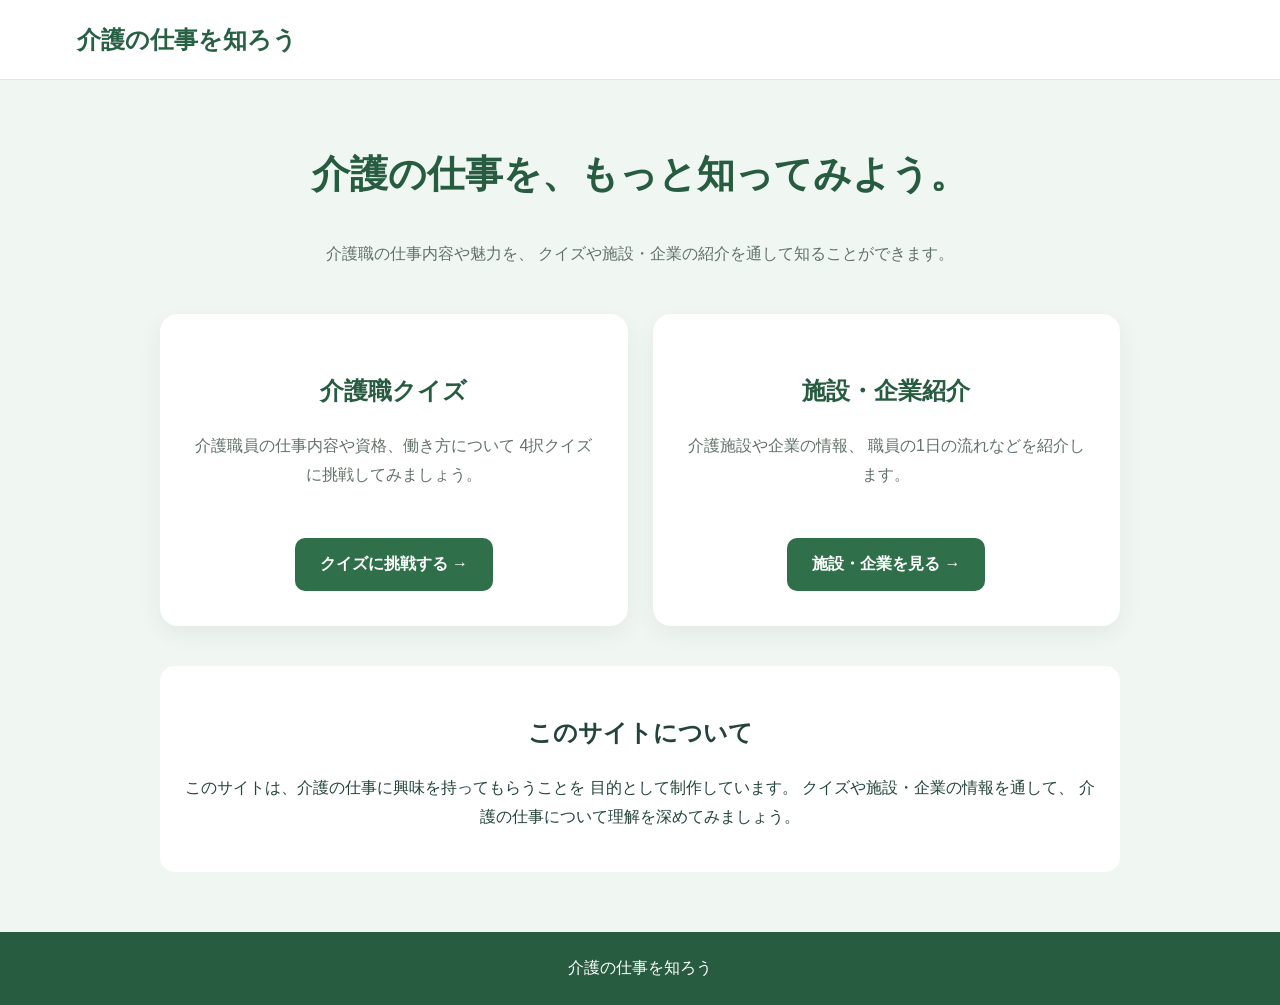
<file: index.html>
<!DOCTYPE html>
<html lang="ja">
<head>
  <meta charset="UTF-8">
  <meta name="viewport" content="width=device-width, initial-scale=1.0">
  <meta http-equiv="refresh" content="0; url=home.html">
  <title>介護の仕事紹介</title>
</head>
<body>
  <p>ホーム画面に移動しています。</p>
  <a href="home.html">ホーム画面はこちら</a>
</body>
</html>
</file>
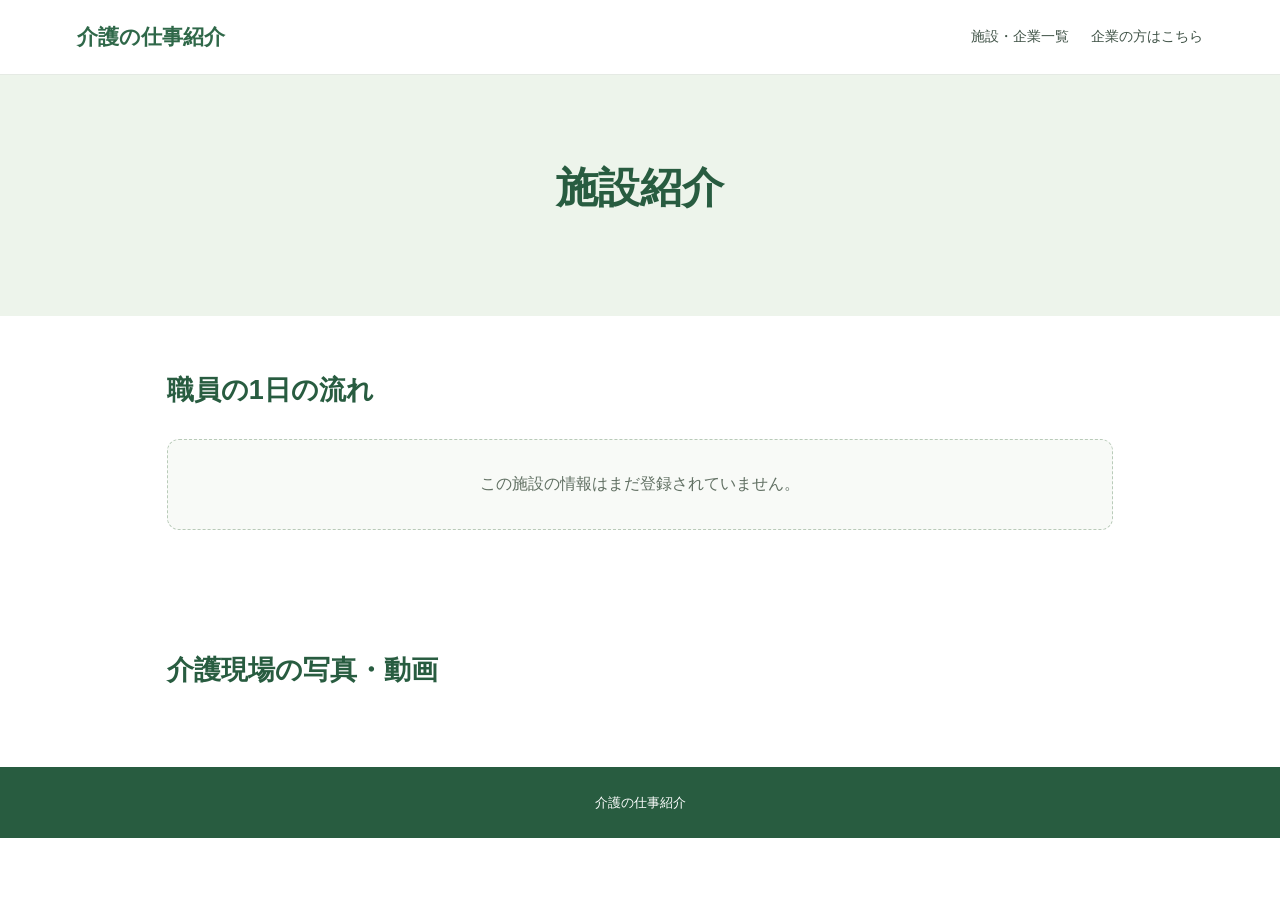
<file: facility.html>
<!DOCTYPE html>
<html lang="ja">
<head>
  <meta charset="UTF-8">
  <meta name="viewport" content="width=device-width, initial-scale=1.0">
  <title>施設紹介</title>
  <link rel="stylesheet" href="style.css">
</head>
<body>

  <header class="site-header">
    <a class="site-logo" href="index.html">介護の仕事紹介</a>

    <nav class="site-nav">
      <a href="index.html">施設・企業一覧</a>
      <a href="post.html">企業の方はこちら</a>
    </nav>
  </header>

  <main>
    <section class="page-intro">
      <h1 id="facility-name">施設紹介</h1>
      <p id="facility-description"></p>
    </section>

    <section class="facility-list-section">
      <h2>職員の1日の流れ</h2>
      <div id="daily-flow">
        <p class="empty-message">
          この施設の情報はまだ登録されていません。
        </p>
      </div>
    </section>

    <section class="facility-list-section">
      <h2>介護現場の写真・動画</h2>
      <div id="facility-media"></div>
    </section>
  </main>

  <footer class="site-footer">
    <p>介護の仕事紹介</p>
  </footer>

</body>
</html>
</file>
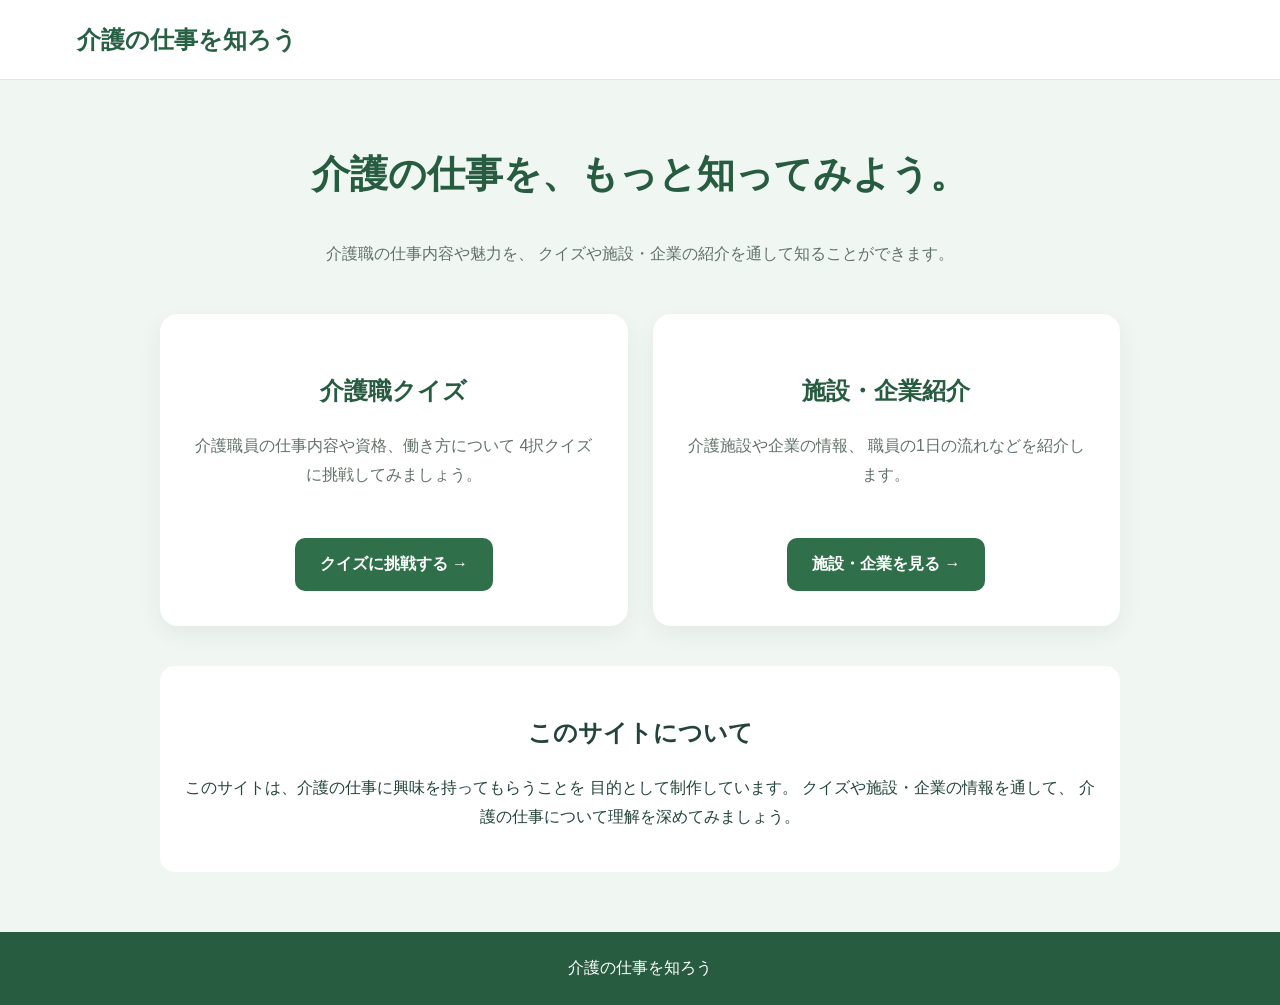
<file: home.html>
<!DOCTYPE html>
<html lang="ja">
<head>
  <meta charset="UTF-8">
  <meta name="viewport" content="width=device-width, initial-scale=1.0">
  <meta name="description" content="介護職の仕事内容や魅力を紹介するサイトです。">
  <title>介護の仕事を知ろう</title>

  <style>
    * {
      box-sizing: border-box;
    }

    body {
      margin: 0;
      font-family: "Yu Gothic", "Meiryo", sans-serif;
      color: #24443b;
      background: #f0f7f2;
      line-height: 1.8;
    }

    header {
      background: white;
      padding: 18px 6%;
      border-bottom: 1px solid #dce9df;
    }

    header h2 {
      margin: 0;
      color: #286044;
    }

    main {
      max-width: 1000px;
      margin: 60px auto;
      padding: 0 20px;
    }

    .intro {
      text-align: center;
      margin-bottom: 45px;
    }

    .intro h1 {
      color: #285c40;
      font-size: 38px;
    }

    .intro p {
      color: #617268;
    }

    .cards {
      display: grid;
      grid-template-columns: repeat(2, 1fr);
      gap: 25px;
    }

    .card {
      background: white;
      padding: 35px;
      border-radius: 18px;
      box-shadow: 0 8px 25px rgba(0,0,0,0.06);
      text-align: center;
    }

    .card h2 {
      color: #285c40;
      font-size: 24px;
    }

    .card p {
      color: #617268;
      min-height: 75px;
    }

    .card a {
      display: inline-block;
      margin-top: 15px;
      padding: 12px 25px;
      background: #2f704b;
      color: white;
      text-decoration: none;
      border-radius: 10px;
      font-weight: bold;
    }

    .card a:hover {
      background: #205a39;
    }

    .about {
      margin-top: 40px;
      padding: 25px;
      background: white;
      border-radius: 15px;
      text-align: center;
    }

    footer {
      margin-top: 60px;
      padding: 22px;
      background: #285c40;
      color: white;
      text-align: center;
    }

    @media (max-width: 700px) {
      .cards {
        grid-template-columns: 1fr;
      }

      .intro h1 {
        font-size: 29px;
      }
    }
  </style>
</head>

<body>

  <header>
    <h2>介護の仕事を知ろう</h2>
  </header>

  <main>

    <section class="intro">
      <h1>介護の仕事を、もっと知ってみよう。</h1>

      <p>
        介護職の仕事内容や魅力を、
        クイズや施設・企業の紹介を通して知ることができます。
      </p>
    </section>

    <section class="cards">

      <!-- 介護職クイズ -->
      <div class="card">
        <h2>介護職クイズ</h2>

        <p>
          介護職員の仕事内容や資格、働き方について
          4択クイズに挑戦してみましょう。
        </p>

        <a href="quiz_index.html">
          クイズに挑戦する →
        </a>
      </div>

      <!-- 施設・企業紹介 -->
      <div class="card">
        <h2>施設・企業紹介</h2>

        <p>
          介護施設や企業の情報、
          職員の1日の流れなどを紹介します。
        </p>

        <a href="facilities.html">
          施設・企業を見る →
        </a>
      </div>

    </section>

    <section class="about">
      <h2>このサイトについて</h2>

      <p>
        このサイトは、介護の仕事に興味を持ってもらうことを
        目的として制作しています。
        クイズや施設・企業の情報を通して、
        介護の仕事について理解を深めてみましょう。
      </p>
    </section>

  </main>

  <footer>
    介護の仕事を知ろう
  </footer>

</body>
</html>
</file>
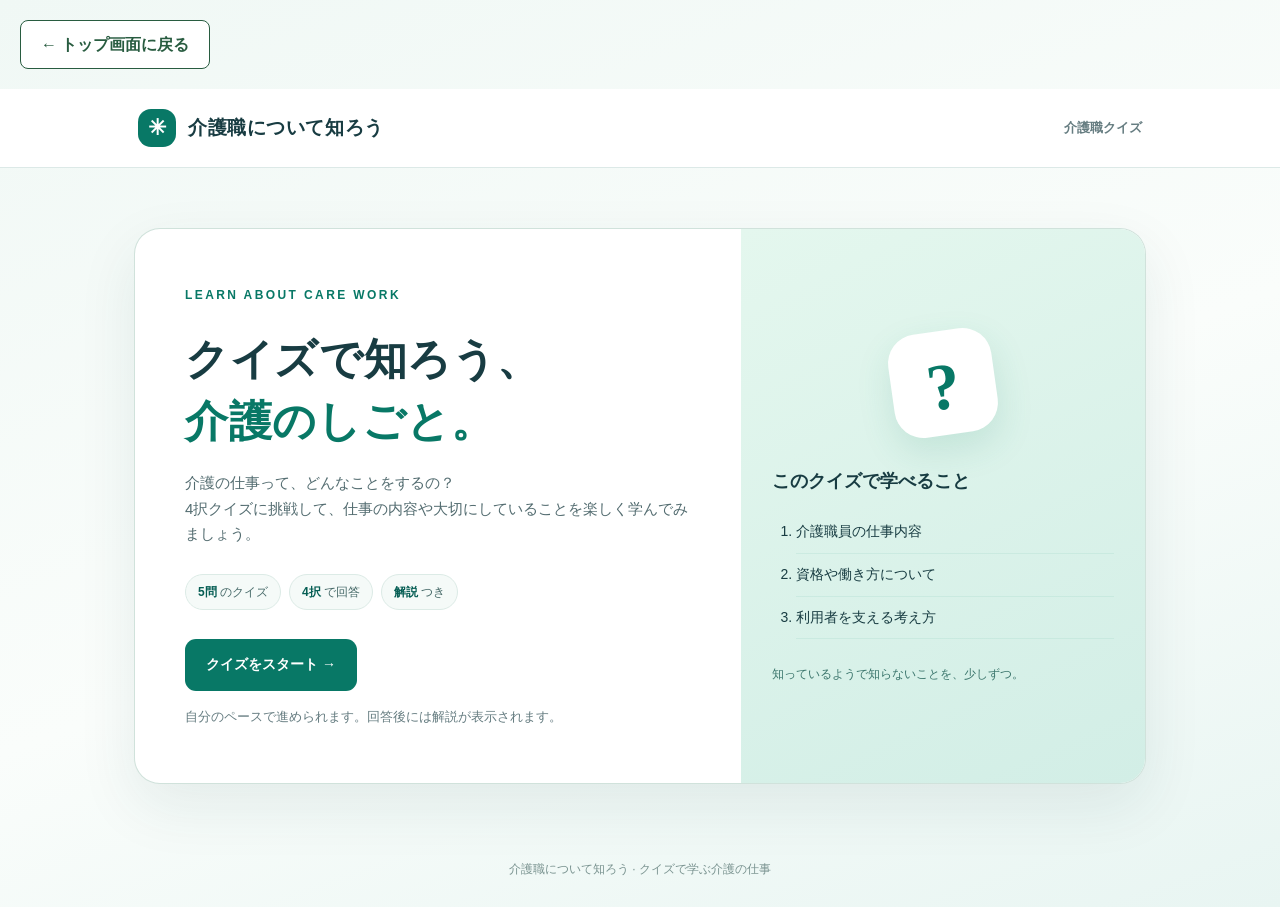
<file: quiz_index.html>
<!DOCTYPE html>
<html lang="ja">
<head>
  <meta charset="UTF-8">
  <meta name="viewport" content="width=device-width, initial-scale=1.0">
  <meta name="description" content="4択クイズで介護職の仕事内容や魅力を知ることができる学習ページです。">
  <title>介護職クイズ | 介護職について知ろう</title>
  <link rel="stylesheet" href="quiz_style.css">
  <script src="quiz_script.js" defer></script>
</head>
<body>
  <a href="home.html" class="back-home">
  ← トップ画面に戻る
</a>
  <header class="site-header">
    <div class="header-inner">
      <div class="site-brand">
        <span class="brand-mark" aria-hidden="true">✳</span>
        <span>介護職について知ろう</span>
      </div>
      <span class="header-label">介護職クイズ</span>
    </div>
  </header>

  <main class="main-area">
    <!-- 開始画面 -->
    <section id="homeScreen" class="panel hero-panel" aria-labelledby="heroTitle">
      <div class="hero-content">
        <p class="eyebrow">LEARN ABOUT CARE WORK</p>
        <h1 id="heroTitle">クイズで知ろう、<br><span>介護のしごと。</span></h1>
        <p class="hero-description">介護の仕事って、どんなことをするの？<br>4択クイズに挑戦して、仕事の内容や大切にしていることを楽しく学んでみましょう。</p>
        <div class="quick-facts" aria-label="クイズの概要">
          <span> <strong>5問</strong> のクイズ</span>
          <span> <strong>4択</strong> で回答</span>
          <span> <strong>解説</strong> つき</span>
        </div>
        <div class="home-actions">
          <button id="startButton" class="btn btn-primary" type="button">クイズをスタート <span aria-hidden="true">→</span></button>
          <button id="resumeButton" class="btn btn-outline" type="button" hidden>続きから再開</button>
        </div>
        <p id="homeStatus" class="home-status" aria-live="polite"></p>
      </div>
      <div class="hero-aside">
        <div class="circle-symbol" aria-hidden="true">?</div>
        <p class="aside-top">このクイズで学べること</p>
        <ol class="learning-list">
          <li>介護職員の仕事内容</li>
          <li>資格や働き方について</li>
          <li>利用者を支える考え方</li>
        </ol>
        <p class="aside-note">知っているようで知らないことを、少しずつ。</p>
      </div>
    </section>

    <!-- クイズ画面 -->
    <section id="quizScreen" class="panel quiz-panel" aria-labelledby="question" hidden>
      <div class="quiz-topline">
        <span class="pill">介護職クイズ</span>
        <button id="pauseButton" class="text-button" type="button">中断してトップへ <span aria-hidden="true">↗</span></button>
      </div>
      <div class="progress-heading">
        <span id="number">第1問 / 全5問</span>
        <span id="progressPercent">20%</span>
      </div>
      <div id="progressTrack" class="progress-track" role="progressbar" aria-label="クイズの進み具合" aria-valuemin="0" aria-valuemax="5" aria-valuenow="1">
        <div id="progressFill" class="progress-fill"></div>
      </div>
      <p class="question-caption">次の問題に答えてみましょう</p>
      <h1 id="question" class="question-title"></h1>
      <div id="choices" class="choices" role="group" aria-label="4つの選択肢"></div>
      <div id="feedback" class="feedback" aria-live="polite" hidden>
        <p id="feedbackTitle" class="feedback-title"></p>
        <p id="feedbackAnswer" class="feedback-answer"></p>
        <p id="feedbackExplanation" class="feedback-explanation"></p>
      </div>
      <div class="quiz-navigation">
        <button id="prevButton" class="btn btn-subtle" type="button">← 前の問題へ</button>
        <button id="nextButton" class="btn btn-primary" type="button" hidden>次の問題へ →</button>
      </div>
    </section>

    <!-- 結果画面 -->
    <section id="resultScreen" class="panel result-panel" aria-labelledby="resultTitle" hidden>
      <p class="eyebrow">RESULT</p>
      <h1 id="resultTitle">おつかれさまでした！</h1>
      <p class="result-subtitle">介護職クイズの結果はこちらです。</p>
      <div id="scoreRing" class="score-ring" aria-label="正答率">
        <span id="scoreText" class="score-number">0 / 5</span>
        <span class="score-label">問 正解</span>
      </div>
      <p id="resultMessage" class="result-message"></p>
      <p class="result-note">クイズで気になったことは、「介護職員の一日紹介」でも調べてみてください。</p>
      <div class="result-actions">
        <button id="reviewButton" class="btn btn-outline" type="button">回答を見直す</button>
        <button id="restartButton" class="btn btn-primary" type="button">もう一度挑戦する →</button>
      </div>
      <button id="resultHomeButton" class="text-button" type="button">クイズのトップに戻る</button>
    </section>
  </main>

  <footer class="site-footer">介護職について知ろう · クイズで学ぶ介護の仕事</footer>

  <!-- 中断時の確認画面 -->
  <dialog id="pauseDialog" class="pause-dialog" aria-labelledby="pauseTitle">
    <h2 id="pauseTitle">クイズを中断しますか？</h2>
    <p>ここまでの回答は保存されます。トップ画面から「続きから再開」を選べば、同じ問題から再開できます。</p>
    <div class="dialog-actions">
      <button id="cancelPauseButton" class="btn btn-outline" type="button">クイズに戻る</button>
      <button id="confirmPauseButton" class="btn btn-primary" type="button">保存して中断する</button>
    </div>
  </dialog>
</body>
</html>
</file>
<file: style.css>
/* ページ全体 */
* {
  box-sizing: border-box;
}

body {
  margin: 0;
  font-family: "Noto Sans JP", sans-serif;
  color: #303b33;
  background: #ffffff;
  line-height: 1.8;
}

a {
  color: inherit;
}

/* ヘッダー */
.site-header {
  display: flex;
  align-items: center;
  justify-content: space-between;
  gap: 24px;
  padding: 18px 6%;
  background: #ffffff;
  border-bottom: 1px solid #e5eae4;
}

.site-logo {
  color: #2f6849;
  font-size: 21px;
  font-weight: bold;
  text-decoration: none;
}

.site-nav {
  display: flex;
  flex-wrap: wrap;
  gap: 22px;
}

.site-nav a {
  color: #405347;
  font-size: 14px;
  text-decoration: none;
}

.site-nav a:hover {
  color: #2f6849;
  text-decoration: underline;
}

/* ページの紹介部分 */
.page-intro {
  padding: 75px 6%;
  text-align: center;
  background: #edf4eb;
}

.page-intro h1 {
  margin: 0 0 16px;
  color: #285c40;
  font-size: clamp(28px, 4vw, 42px);
}

.page-intro p {
  max-width: 680px;
  margin: 0 auto;
  color: #536457;
}

/* 施設一覧 */
.facility-list-section {
  max-width: 1100px;
  margin: 0 auto;
  padding: 50px 6%;
}

.facility-list-section h2,
.about-section h2 {
  margin-top: 0;
  color: #285c40;
  font-size: 27px;
}

.facility-list-section > p {
  color: #667168;
}

.facility-list {
  display: grid;
  grid-template-columns: repeat(3, minmax(0, 1fr));
  gap: 22px;
  margin-top: 28px;
}

/* 投稿がまだないときの案内 */
.empty-message {
  margin-top: 24px;
  padding: 30px 20px;
  border: 1px dashed #b9cbb9;
  border-radius: 12px;
  background: #f8faf7;
  color: #617063;
  text-align: center;
}

/* サイトについて */
.about-section {
  padding: 40px 6% 50px;
  background: #f7f8f5;
}

.about-section h2,
.about-section p {
  max-width: 900px;
  margin-right: auto;
  margin-left: auto;
}

.about-section p {
  color: #59665c;
}

/* フッター */
.site-footer {
  padding: 24px;
  background: #285c40;
  color: #ffffff;
  text-align: center;
  font-size: 13px;
}

.site-footer p {
  margin: 0;
}

/* スマートフォン対応 */
@media (max-width: 700px) {
  .site-header {
    align-items: flex-start;
    flex-direction: column;
    gap: 12px;
  }

  .site-nav {
    gap: 12px 18px;
  }

  .page-intro {
    padding: 50px 6%;
  }

  .facility-list {
    grid-template-columns: 1fr;
  }
}
</file>
<file: quiz_style.css>
:root {
  --ink: #183c42;
  --muted: #657c80;
  --green: #087866;
  --green-deep: #065e54;
  --green-soft: #e8f6f1;
  --line: #dce9e7;
  --white: #fff;
  --shadow: 0 22px 60px rgba(22, 75, 72, 0.085);
}
* { box-sizing: border-box; }
[hidden] { display: none !important; }
body {
  margin: 0;
  min-height: 100vh;
  background: linear-gradient(160deg, #f0f8f5 0%, #fafdfb 55%, #e8f5f2 100%);
  font-family: "Yu Gothic", "Hiragino Kaku Gothic ProN", "Meiryo", sans-serif;
  color: var(--ink);
  line-height: 1.7;
}
button { font: inherit; }
button:focus-visible { outline: 3px solid #2b9b90; outline-offset: 3px; }
.site-header { background: #fff; border-bottom: 1px solid var(--line); }
.header-inner {
  max-width: 1060px; min-height: 78px; margin: auto; padding: 14px 28px;
  display: flex; align-items: center; justify-content: space-between; gap: 16px;
}
.site-brand { display: flex; align-items: center; gap: 12px; font-size: 19px; font-weight: 800; letter-spacing: .03em; }
.brand-mark {
  background: var(--green); color: #fff; border-radius: 13px; width: 38px; height: 38px;
  display: inline-grid; place-items: center; font-size: 22px;
}
.header-label { color: var(--muted); font-size: 13px; font-weight: 700; }
.main-area { max-width: 1060px; margin: 60px auto 75px; padding: 0 24px; }
.panel {
  background: var(--white); border: 1px solid rgba(203,223,216,.9);
  border-radius: 26px; box-shadow: var(--shadow); overflow: hidden;
}
.hero-panel { display: grid; grid-template-columns: minmax(0, 1.5fr) minmax(280px, 1fr); }
.hero-content { padding: 56px 50px 55px; }
.eyebrow { color: var(--green); letter-spacing: .2em; font-weight: 800; font-size: 12px; margin: 0 0 22px; }
.hero-content h1 { font-size: clamp(29px, 3.5vw, 43px); line-height: 1.45; letter-spacing: .015em; margin: 0 0 18px; }
.hero-content h1 span { color: var(--green); }
.hero-description { color: #536c70; margin: 0 0 27px; font-size: 15px; }
.quick-facts { display: flex; gap: 8px; flex-wrap: wrap; margin-bottom: 29px; }
.quick-facts span { border: 1px solid #dcebe6; background: #f5faf8; border-radius: 99px; padding: 7px 12px; font-size: 12px; color: #466968; }
.quick-facts strong { color: var(--green-deep); }
.home-actions { display: flex; gap: 10px; flex-wrap: wrap; }
.btn {
  border-radius: 11px; border: 1px solid transparent; padding: 13px 20px;
  font-size: 14px; font-weight: 800; cursor: pointer;
  display: inline-flex; justify-content: center; align-items: center; gap: 10px;
  transition: background .18s, transform .18s, border-color .18s;
}
.btn:hover:not(:disabled) { transform: translateY(-1px); }
.btn:disabled { opacity: .45; cursor: default; }
.btn-primary { color: #fff; background: var(--green); }
.btn-primary:hover:not(:disabled) { background: var(--green-deep); }
.btn-outline { background: #fff; color: var(--green-deep); border-color: #a9cfca; }
.btn-outline:hover:not(:disabled) { background: var(--green-soft); }
.btn-subtle { background: #edf4f2; color: #315e5a; }
.btn-subtle:hover:not(:disabled) { background: #dfebe7; }
.home-status { font-size: 13px; color: var(--muted); margin: 15px 0 0; min-height: 1.6em; }
.hero-aside { background: linear-gradient(155deg, #e4f7ee, #d2eee6); padding: 46px 31px 42px; display: flex; flex-direction: column; justify-content: center; }
.circle-symbol { align-self: center; width: 104px; height: 104px; background: #fff; border-radius: 29px; display: grid; place-items: center; font-family: Georgia, serif; font-size: 66px; font-weight: 700; color: var(--green); box-shadow: 0 14px 35px #2b887125; margin-bottom: 31px; transform: rotate(-8deg); }
.aside-top { font-weight: 800; font-size: 18px; margin: 0 0 14px; }
.learning-list { margin: 0; padding-left: 24px; }
.learning-list li { padding: 9px 0; font-size: 14px; border-bottom: 1px solid #a7d7c94d; }
.aside-note { margin: 25px 0 0; color: #3c766d; font-size: 12px; }
.quiz-panel { max-width: 800px; margin: auto; padding: 35px 50px 41px; }
.quiz-topline, .progress-heading, .quiz-navigation { display: flex; align-items: center; justify-content: space-between; gap: 12px; }
.pill { background: var(--green-soft); color: var(--green-deep); border-radius: 99px; font-size: 12px; font-weight: 800; padding: 6px 12px; }
.text-button { border: 0; background: none; color: #56807a; cursor: pointer; font-size: 13px; font-weight: 700; padding: 8px 0; }
.text-button:hover { color: var(--green-deep); text-decoration: underline; }
.progress-heading { font-size: 13px; font-weight: 800; color: var(--green-deep); margin: 28px 0 9px; }
.progress-track { height: 9px; border-radius: 99px; overflow: hidden; background: #eaf1ee; }
.progress-fill { background: linear-gradient(90deg, #31a48d, #087866); height: 100%; border-radius: 99px; width: 20%; transition: width .25s; }
.question-caption { color: var(--muted); font-size: 13px; margin: 32px 0 6px; }
.question-title { margin: 0 0 28px; font-size: clamp(20px, 2.8vw, 25px); line-height: 1.55; }
.choices { display: grid; gap: 12px; }
.choice {
  width: 100%; border: 1.5px solid #d4e5e2; border-radius: 13px; background: #fff;
  color: var(--ink); padding: 15px 19px; text-align: left; display: flex;
  align-items: center; gap: 15px; cursor: pointer; transition: .18s;
}
.choice:hover:not(:disabled) { border-color: #6fb9a8; background: #f4faf7; transform: translateX(2px); }
.choice-letter { display: grid; place-items: center; flex: 0 0 32px; height: 32px; background: #edf5f1; border-radius: 9px; font-weight: 800; color: #40746b; }
.choice-text { flex: 1; font-weight: 600; font-size: 14px; }
.choice:disabled { cursor: default; }
.choice.correct { background: #e5f7ee; border-color: #44a979; }
.choice.correct .choice-letter { color: #fff; background: #27875e; }
.choice.incorrect { background: #fff0ee; border-color: #e79b91; }
.choice.incorrect .choice-letter { color: #fff; background: #cd665a; }
.choice.dimmed { opacity: .65; }
.feedback { background: #f4f9f6; border: 1px solid #cddfd6; margin-top: 21px; border-radius: 13px; padding: 18px 20px; }
.feedback.wrong { background: #fff8f6; border-color: #f1d7d1; }
.feedback-title { font-size: 17px; color: var(--green-deep); margin: 0 0 7px; font-weight: 900; }
.feedback.wrong .feedback-title { color: #af544a; }
.feedback-answer { font-size: 13px; font-weight: 800; margin: 0 0 6px; }
.feedback-explanation { color: #455f60; margin: 0; font-size: 13px; }
.quiz-navigation { border-top: 1px solid var(--line); margin-top: 30px; padding-top: 22px; }
.quiz-navigation .btn { min-width: 145px; }
.result-panel { max-width: 750px; margin: auto; text-align: center; padding: 47px 30px 45px; }
.result-panel .eyebrow { margin: 0 0 7px; }
.result-panel h1 { margin: 0; font-size: 30px; }
.result-subtitle { color: var(--muted); margin: 7px 0 28px; font-size: 14px; }
.score-ring { width: 195px; height: 195px; border-radius: 50%; margin: 0 auto 22px; background: conic-gradient(var(--green) var(--score-rate, 0%), #e6f1ec var(--score-rate, 0%)); display: flex; flex-direction: column; justify-content: center; align-items: center; position: relative; }
.score-ring::before { content: ""; position: absolute; inset: 13px; border-radius: 50%; background: #fff; }
.score-ring span { z-index: 1; }
.score-number { font-size: 34px; font-weight: 900; line-height: 1.35; }
.score-label { font-size: 13px; color: var(--muted); }
.result-message { font-weight: 900; font-size: 18px; margin: 0 0 7px; }
.result-note { color: var(--muted); font-size: 13px; margin: 0 auto 28px; max-width: 430px; }
.result-actions { display: flex; gap: 12px; justify-content: center; flex-wrap: wrap; margin-bottom: 15px; }
.site-footer { color: #7a9390; font-size: 12px; text-align: center; padding: 0 16px 28px; }
.pause-dialog { max-width: 450px; width: calc(100% - 30px); padding: 27px; border-radius: 18px; border: 1px solid var(--line); box-shadow: 0 24px 100px #112d3544; color: var(--ink); }
.pause-dialog::backdrop { background: rgba(18, 44, 46, .45); }
.pause-dialog h2 { margin: 0 0 10px; font-size: 22px; }
.pause-dialog p { font-size: 14px; color: var(--muted); margin: 0 0 22px; }
.dialog-actions { display: flex; gap: 10px; flex-wrap: wrap; justify-content: flex-end; }
@media (max-width: 750px) {
  .main-area { margin: 27px auto 45px; padding: 0 14px; }
  .hero-panel { grid-template-columns: 1fr; }
  .hero-content { padding: 37px 26px 30px; }
  .hero-aside { padding: 26px; }
  .circle-symbol { display: none; }
  .quiz-panel { padding: 27px 22px 30px; }
  .header-inner { padding: 13px 16px; }
  .site-brand { font-size: 15px; }
  .header-label { font-size: 11px; }
  .quiz-navigation .btn { min-width: 0; }
}
@media (max-width: 430px) {
  .home-actions .btn { width: 100%; }
  .quiz-topline { align-items: flex-start; }
  .quiz-navigation .btn { padding: 11px 12px; font-size: 12px; }
  .dialog-actions .btn { width: 100%; }
}
.back-home {
  display: inline-block;
  margin: 20px;
  padding: 10px 20px;
  color: #285c40;
  background: white;
  border: 1px solid #285c40;
  border-radius: 8px;
  text-decoration: none;
  font-weight: bold;
}

.back-home:hover {
  background: #e8f2eb;
}
</file>
